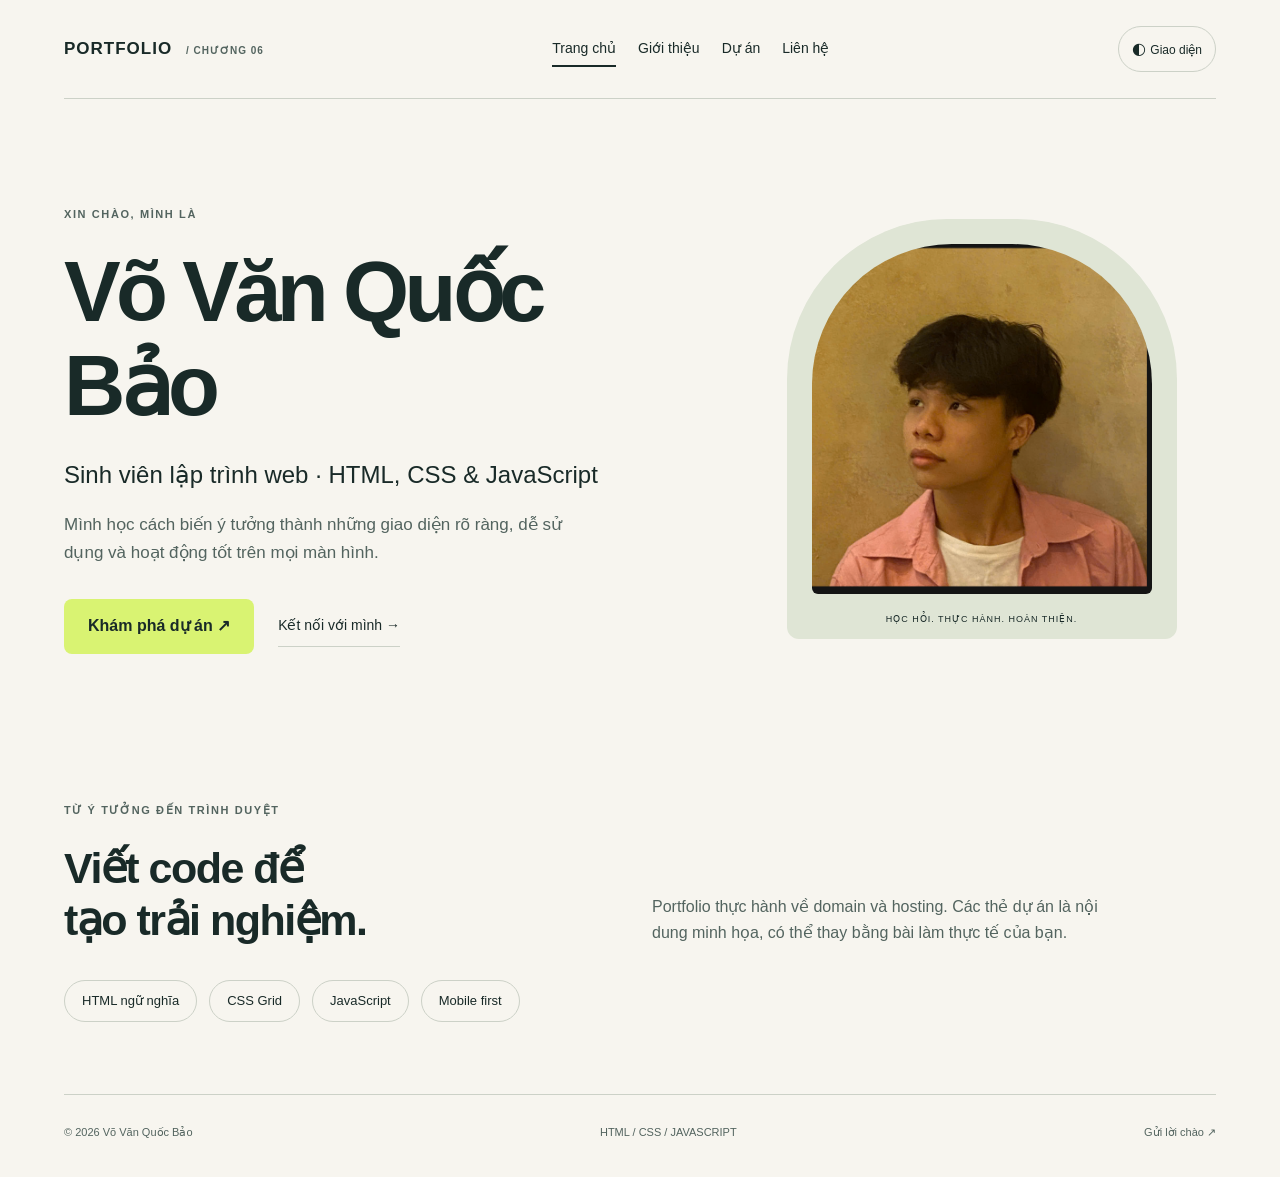
<file: index.html>
<!doctype html>
<html lang="vi"><head><meta charset="utf-8"><meta name="viewport" content="width=device-width,initial-scale=1"><meta name="description" content="Portfolio thực hành Chương 6 — Domain Name và Hosting."><title>Trang chủ · Võ Văn Quốc Bảo</title><link rel="icon" href="images/favicon.svg" type="image/svg+xml"><link rel="stylesheet" href="css/style.css"><script src="js/config.js" defer></script><script src="js/script.js" defer></script></head><body><a class="skip" href="#main">Bỏ qua điều hướng</a><header class="site-header"><nav aria-label="Điều hướng chính"><a class="brand" href="index.html">PORTFOLIO<span> / CHƯƠNG 06</span></a><div class="nav-links"><a href="index.html">Trang chủ</a><a href="about.html">Giới thiệu</a><a href="projects.html">Dự án</a><a href="contact.html">Liên hệ</a></div><button class="theme-toggle" type="button" aria-label="Bật chế độ tối" aria-pressed="false">◐ <span>Giao diện</span></button></nav></header><main id="main"><section class="hero reveal"><div><p class="eyebrow">XIN CHÀO, MÌNH LÀ</p><h1 data-name>Võ Văn Quốc Bảo</h1><p class="lead" data-tagline>Sinh viên lập trình web · HTML, CSS & JavaScript</p><p class="intro">Mình học cách biến ý tưởng thành những giao diện rõ ràng, dễ sử dụng và hoạt động tốt trên mọi màn hình.</p><div class="actions"><a class="button" href="projects.html">Khám phá dự án ↗</a><a class="text-link" href="contact.html">Kết nối với mình →</a></div></div><figure class="portrait"><img id="avatar" src="images/avatar.png" alt="Ảnh chân dung Võ Văn Quốc Bảo"><figcaption>HỌC HỎI. THỰC HÀNH. HOÀN THIỆN.</figcaption></figure></section><section class="section reveal"><p class="eyebrow">TỪ Ý TƯỞNG ĐẾN TRÌNH DUYỆT</p><div class="section-heading"><h2>Viết code để<br>tạo trải nghiệm.</h2><p>Portfolio thực hành về domain và hosting. Các thẻ dự án là nội dung minh họa, có thể thay bằng bài làm thực tế của bạn.</p></div><div class="pill-row"><span>HTML ngữ nghĩa</span><span>CSS Grid</span><span>JavaScript</span><span>Mobile first</span></div></section></main><footer><span>© <span id="year">2026</span> <span data-name>Võ Văn Quốc Bảo</span></span><span>HTML / CSS / JAVASCRIPT</span><a href="contact.html">Gửi lời chào ↗</a></footer></body></html>
</file>
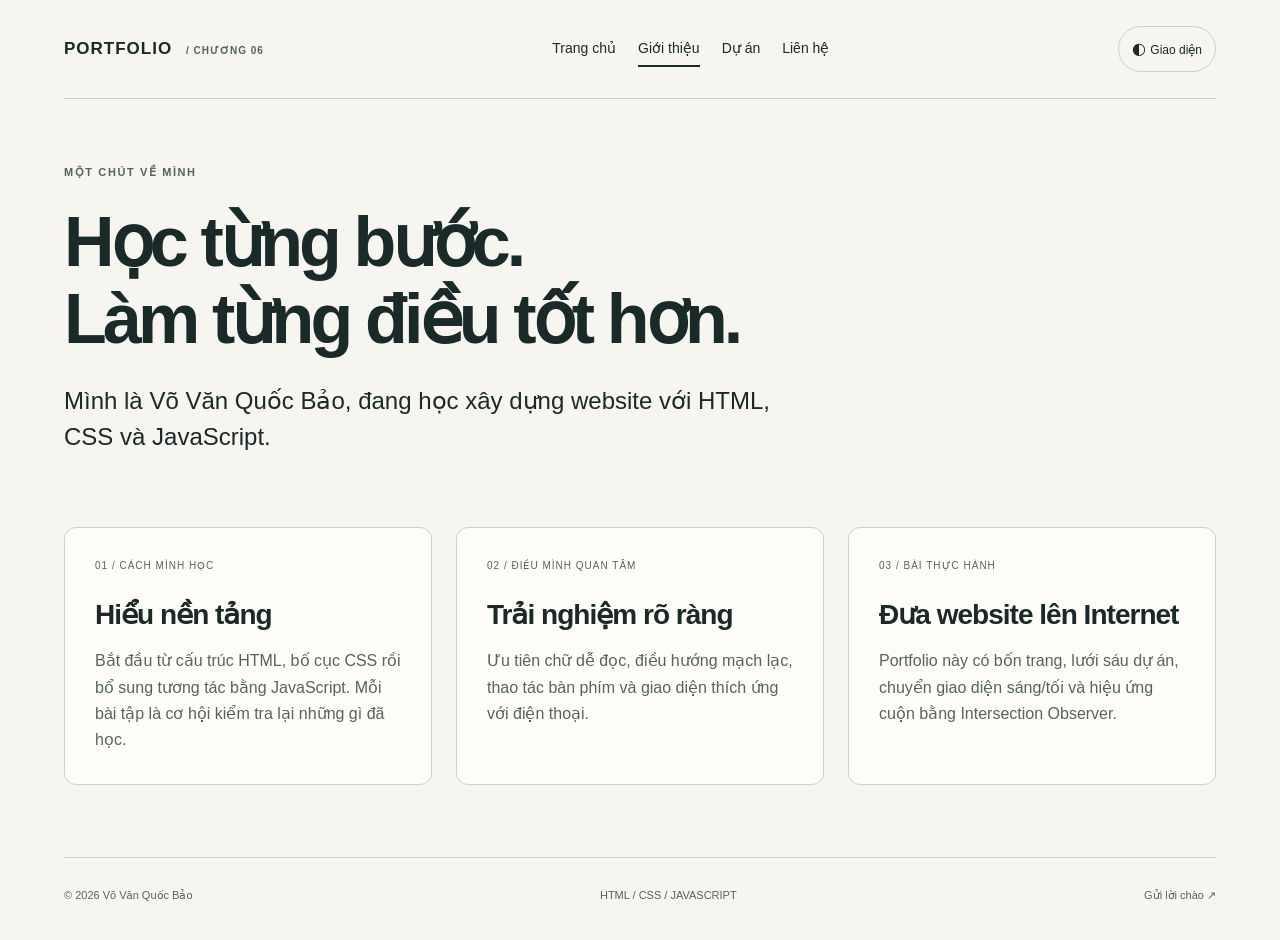
<file: about.html>
<!doctype html>
<html lang="vi"><head><meta charset="utf-8"><meta name="viewport" content="width=device-width,initial-scale=1"><meta name="description" content="Portfolio thực hành Chương 6 — Domain Name và Hosting."><title>Giới thiệu · Võ Văn Quốc Bảo</title><link rel="icon" href="images/favicon.svg" type="image/svg+xml"><link rel="stylesheet" href="css/style.css"><script src="js/config.js" defer></script><script src="js/script.js" defer></script></head><body><a class="skip" href="#main">Bỏ qua điều hướng</a><header class="site-header"><nav aria-label="Điều hướng chính"><a class="brand" href="index.html">PORTFOLIO<span> / CHƯƠNG 06</span></a><div class="nav-links"><a href="index.html">Trang chủ</a><a href="about.html">Giới thiệu</a><a href="projects.html">Dự án</a><a href="contact.html">Liên hệ</a></div><button class="theme-toggle" type="button" aria-label="Bật chế độ tối" aria-pressed="false">◐ <span>Giao diện</span></button></nav></header><main id="main"><section class="page-title reveal"><p class="eyebrow">MỘT CHÚT VỀ MÌNH</p><h1>Học từng bước.<br>Làm từng điều tốt hơn.</h1><p class="lead">Mình là <span data-name>Võ Văn Quốc Bảo</span>, đang học xây dựng website với HTML, CSS và JavaScript.</p></section><section class="about-grid section"><article class="panel reveal"><span class="number">01 / CÁCH MÌNH HỌC</span><h2>Hiểu nền tảng</h2><p>Bắt đầu từ cấu trúc HTML, bố cục CSS rồi bổ sung tương tác bằng JavaScript. Mỗi bài tập là cơ hội kiểm tra lại những gì đã học.</p></article><article class="panel reveal"><span class="number">02 / ĐIỀU MÌNH QUAN TÂM</span><h2>Trải nghiệm rõ ràng</h2><p>Ưu tiên chữ dễ đọc, điều hướng mạch lạc, thao tác bàn phím và giao diện thích ứng với điện thoại.</p></article><article class="panel reveal"><span class="number">03 / BÀI THỰC HÀNH</span><h2>Đưa website lên Internet</h2><p>Portfolio này có bốn trang, lưới sáu dự án, chuyển giao diện sáng/tối và hiệu ứng cuộn bằng Intersection Observer.</p></article></section></main><footer><span>© <span id="year">2026</span> <span data-name>Võ Văn Quốc Bảo</span></span><span>HTML / CSS / JAVASCRIPT</span><a href="contact.html">Gửi lời chào ↗</a></footer></body></html>
</file>
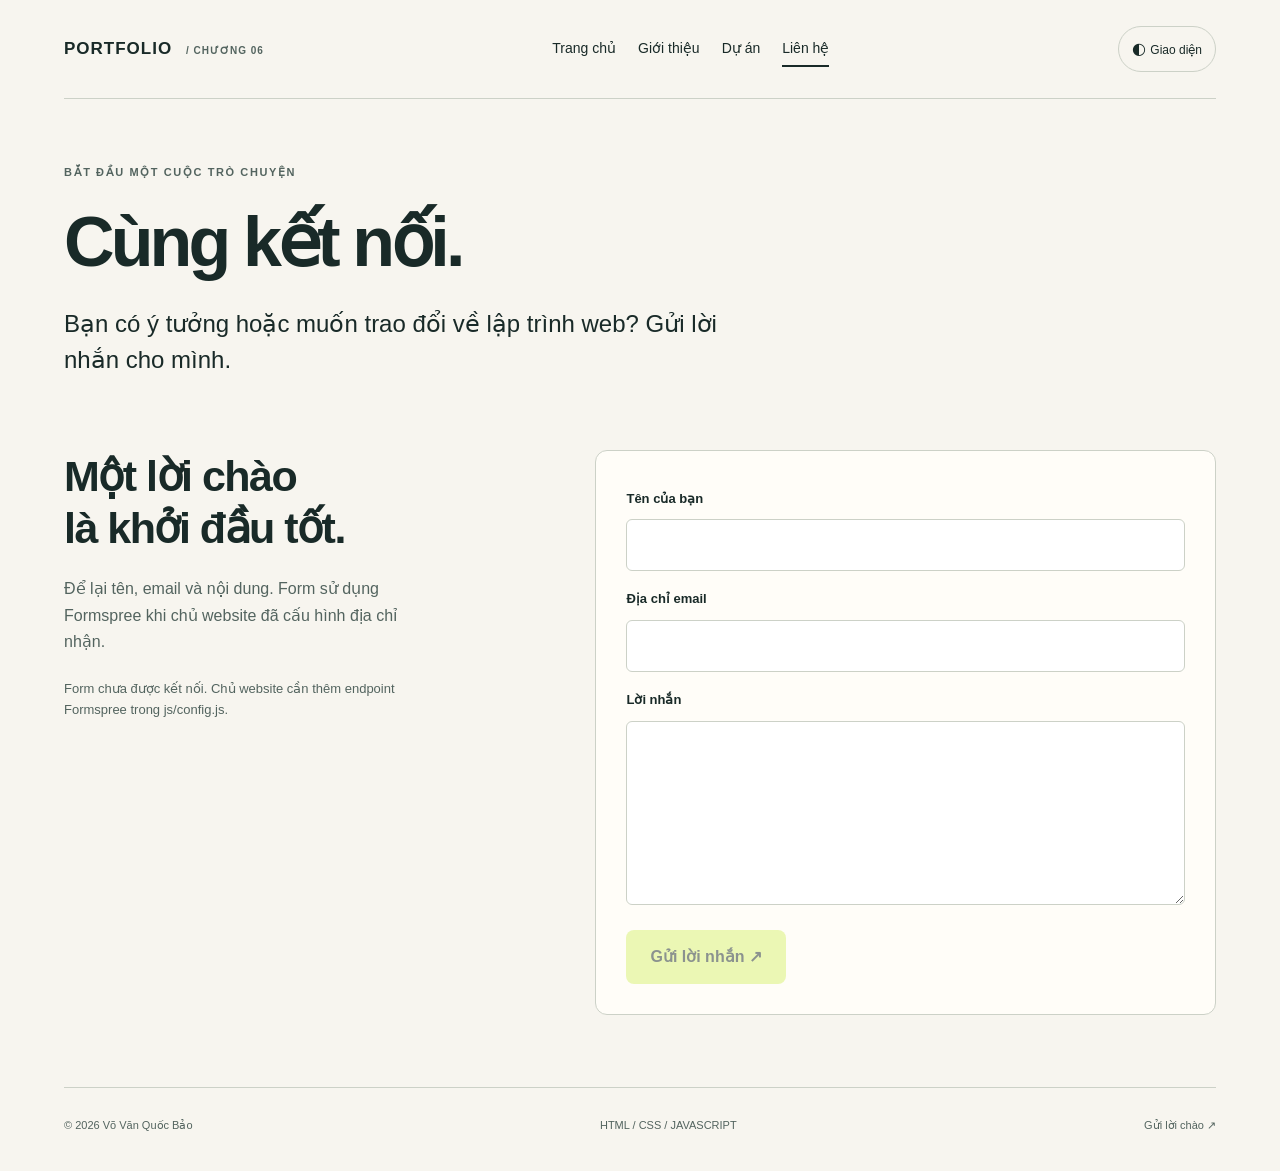
<file: contact.html>
<!doctype html>
<html lang="vi"><head><meta charset="utf-8"><meta name="viewport" content="width=device-width,initial-scale=1"><meta name="description" content="Portfolio thực hành Chương 6 — Domain Name và Hosting."><title>Liên hệ · Võ Văn Quốc Bảo</title><link rel="icon" href="images/favicon.svg" type="image/svg+xml"><link rel="stylesheet" href="css/style.css"><script src="js/config.js" defer></script><script src="js/script.js" defer></script></head><body><a class="skip" href="#main">Bỏ qua điều hướng</a><header class="site-header"><nav aria-label="Điều hướng chính"><a class="brand" href="index.html">PORTFOLIO<span> / CHƯƠNG 06</span></a><div class="nav-links"><a href="index.html">Trang chủ</a><a href="about.html">Giới thiệu</a><a href="projects.html">Dự án</a><a href="contact.html">Liên hệ</a></div><button class="theme-toggle" type="button" aria-label="Bật chế độ tối" aria-pressed="false">◐ <span>Giao diện</span></button></nav></header><main id="main"><section class="page-title reveal"><p class="eyebrow">BẮT ĐẦU MỘT CUỘC TRÒ CHUYỆN</p><h1>Cùng kết nối.</h1><p class="lead">Bạn có ý tưởng hoặc muốn trao đổi về lập trình web? Gửi lời nhắn cho mình.</p></section><section class="contact-grid section"><aside class="reveal"><h2>Một lời chào<br>là khởi đầu tốt.</h2><p>Để lại tên, email và nội dung. Form sử dụng Formspree khi chủ website đã cấu hình địa chỉ nhận.</p><p class="form-note" id="form-status" role="status"></p></aside><form id="contact-form" method="POST" class="panel reveal"><label for="name">Tên của bạn</label><input id="name" name="name" autocomplete="name" required maxlength="100"><label for="email">Địa chỉ email</label><input id="email" name="email" type="email" autocomplete="email" required maxlength="254"><label for="message">Lời nhắn</label><textarea id="message" name="message" rows="6" required maxlength="5000"></textarea><button class="button" id="send-button" type="submit" disabled>Gửi lời nhắn ↗</button><noscript>Form cần được cấu hình endpoint Formspree trước khi gửi.</noscript></form></section></main><footer><span>© <span id="year">2026</span> <span data-name>Võ Văn Quốc Bảo</span></span><span>HTML / CSS / JAVASCRIPT</span><a href="contact.html">Gửi lời chào ↗</a></footer></body></html>
</file>
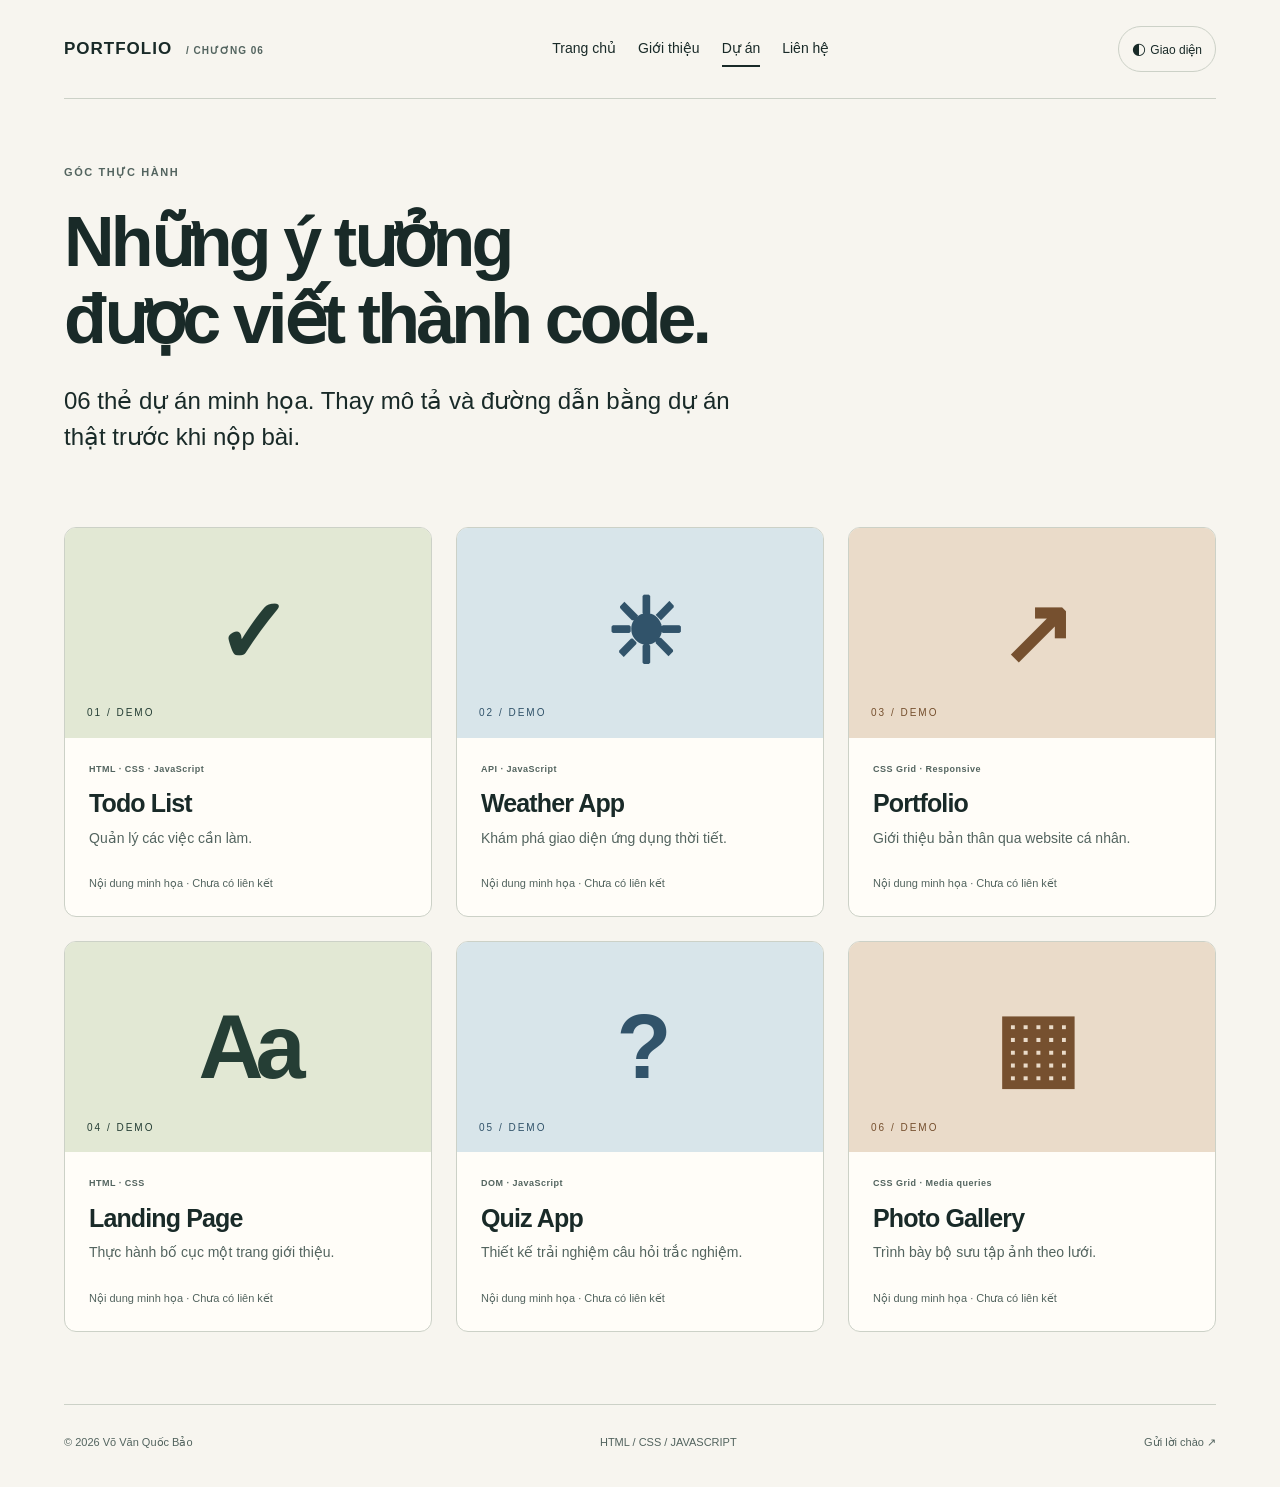
<file: projects.html>
<!doctype html>
<html lang="vi"><head><meta charset="utf-8"><meta name="viewport" content="width=device-width,initial-scale=1"><meta name="description" content="Portfolio thực hành Chương 6 — Domain Name và Hosting."><title>Dự án · Võ Văn Quốc Bảo</title><link rel="icon" href="images/favicon.svg" type="image/svg+xml"><link rel="stylesheet" href="css/style.css"><script src="js/config.js" defer></script><script src="js/script.js" defer></script></head><body><a class="skip" href="#main">Bỏ qua điều hướng</a><header class="site-header"><nav aria-label="Điều hướng chính"><a class="brand" href="index.html">PORTFOLIO<span> / CHƯƠNG 06</span></a><div class="nav-links"><a href="index.html">Trang chủ</a><a href="about.html">Giới thiệu</a><a href="projects.html">Dự án</a><a href="contact.html">Liên hệ</a></div><button class="theme-toggle" type="button" aria-label="Bật chế độ tối" aria-pressed="false">◐ <span>Giao diện</span></button></nav></header><main id="main"><section class="page-title reveal"><p class="eyebrow">GÓC THỰC HÀNH</p><h1>Những ý tưởng<br>được viết thành code.</h1><p class="lead">06 thẻ dự án minh họa. Thay mô tả và đường dẫn bằng dự án thật trước khi nộp bài.</p></section><section class="project-grid section" aria-label="Sáu dự án"><article class="project-card reveal"><div class="project-art art-0"><span>✓</span><small>01 / DEMO</small></div><div class="project-body"><p class="eyebrow">HTML · CSS · JavaScript</p><h2>Todo List</h2><p>Quản lý các việc cần làm.</p><span class="demo-label">Nội dung minh họa · Chưa có liên kết</span></div></article><article class="project-card reveal"><div class="project-art art-1"><span>☀</span><small>02 / DEMO</small></div><div class="project-body"><p class="eyebrow">API · JavaScript</p><h2>Weather App</h2><p>Khám phá giao diện ứng dụng thời tiết.</p><span class="demo-label">Nội dung minh họa · Chưa có liên kết</span></div></article><article class="project-card reveal"><div class="project-art art-2"><span>↗</span><small>03 / DEMO</small></div><div class="project-body"><p class="eyebrow">CSS Grid · Responsive</p><h2>Portfolio</h2><p>Giới thiệu bản thân qua website cá nhân.</p><span class="demo-label">Nội dung minh họa · Chưa có liên kết</span></div></article><article class="project-card reveal"><div class="project-art art-3"><span>Aa</span><small>04 / DEMO</small></div><div class="project-body"><p class="eyebrow">HTML · CSS</p><h2>Landing Page</h2><p>Thực hành bố cục một trang giới thiệu.</p><span class="demo-label">Nội dung minh họa · Chưa có liên kết</span></div></article><article class="project-card reveal"><div class="project-art art-4"><span>?</span><small>05 / DEMO</small></div><div class="project-body"><p class="eyebrow">DOM · JavaScript</p><h2>Quiz App</h2><p>Thiết kế trải nghiệm câu hỏi trắc nghiệm.</p><span class="demo-label">Nội dung minh họa · Chưa có liên kết</span></div></article><article class="project-card reveal"><div class="project-art art-5"><span>▦</span><small>06 / DEMO</small></div><div class="project-body"><p class="eyebrow">CSS Grid · Media queries</p><h2>Photo Gallery</h2><p>Trình bày bộ sưu tập ảnh theo lưới.</p><span class="demo-label">Nội dung minh họa · Chưa có liên kết</span></div></article></section></main><footer><span>© <span id="year">2026</span> <span data-name>Võ Văn Quốc Bảo</span></span><span>HTML / CSS / JAVASCRIPT</span><a href="contact.html">Gửi lời chào ↗</a></footer></body></html>
</file>
<file: css/style.css>
*{box-sizing:border-box} :root{color-scheme:light;--bg:#f7f5ef;--ink:#192a28;--muted:#53645f;--line:#ccd1c7;--panel:#fffdf8;--accent:#d9f372;--field:#fff} :root[data-theme=dark]{color-scheme:dark;--bg:#142321;--ink:#f3f5e9;--muted:#b1c2bb;--line:#43534d;--panel:#1e302c;--accent:#d9f372;--field:#142321}body{margin:0;background:var(--bg);color:var(--ink);font-family:'Segoe UI',Arial,sans-serif;line-height:1.65}a{color:inherit;text-decoration:none}button,input,textarea{font:inherit}button,a,input,textarea{-webkit-tap-highlight-color:transparent}a:focus-visible,button:focus-visible,input:focus-visible,textarea:focus-visible{outline:3px solid #608522;outline-offset:5px} .skip{position:absolute;left:1rem;top:-100px;background:var(--accent);color:#192a28;padding:10px;z-index:10}.skip:focus{top:0}.site-header,main,footer{width:min(1180px,90%);margin:auto}nav{display:flex;align-items:center;justify-content:space-between;gap:18px;flex-wrap:wrap;padding:26px 0;border-bottom:1px solid var(--line)}.brand{font-size:17px;font-weight:800;letter-spacing:1px}.brand span{font-size:10px;color:var(--muted);display:block}.nav-links{display:flex;gap:22px;flex-wrap:wrap;font-size:14px}.nav-links a{padding:5px 0;border-bottom:2px solid transparent}.nav-links a[aria-current],.nav-links a:hover{border-color:var(--ink)}.theme-toggle{background:transparent;color:var(--ink);border:1px solid var(--line);padding:9px 13px;border-radius:30px;cursor:pointer}.theme-toggle span{font-size:12px}h1,h2,p,figure{margin:0}h1{font-size:clamp(42px,7vw,85px);letter-spacing:-.055em;line-height:1.1;font-weight:750;overflow-wrap:anywhere}h2{font-size:clamp(27px,4vw,43px);letter-spacing:-.035em;line-height:1.22}.eyebrow{font-size:11px;letter-spacing:1.6px;font-weight:700;color:var(--muted);margin-bottom:22px}.hero{display:grid;gap:50px;align-items:center;padding:65px 0}.lead{font-size:clamp(19px,2vw,24px);line-height:1.5;margin-top:25px;max-width:710px}.intro{max-width:510px;margin-top:18px;color:var(--muted);font-size:17px}.actions{display:flex;gap:24px;align-items:center;flex-wrap:wrap;margin-top:32px}.button{display:inline-block;border:0;background:var(--accent);color:#192a28;border-radius:8px;padding:14px 24px;font-weight:650;cursor:pointer}.button:hover{filter:brightness(.95)}.button:disabled{opacity:.5;cursor:not-allowed}.text-link{font-size:14px;border-bottom:1px solid var(--line);padding:8px 0}.portrait{background:#dfe5d5;border-radius:160px 160px 12px 12px;padding:25px 25px 12px;max-width:390px;width:100%;justify-self:center;color:#192a28}.portrait img{width:100%;height:350px;object-fit:cover;border-radius:140px 140px 6px 6px;display:block}.portrait figcaption{font-size:9px;text-align:center;letter-spacing:1px;margin-top:18px}.section{padding:52px 0 72px}.section-heading{display:grid;gap:24px}.section-heading p{max-width:470px;color:var(--muted)}.pill-row{display:flex;flex-wrap:wrap;gap:12px;margin-top:34px}.pill-row span{border:1px solid var(--line);border-radius:40px;padding:9px 17px;font-size:13px}.page-title{padding:64px 0 20px}.page-title h1{font-size:clamp(38px,6vw,70px)}.project-grid,.about-grid{display:grid;grid-template-columns:minmax(0,1fr);gap:24px}.project-card,.panel{background:var(--panel);border:1px solid var(--line);border-radius:12px;overflow:hidden}.project-art{position:relative;height:210px;display:grid;place-items:center;background:#e2e8d4;color:#253e35}.project-art span{font-size:90px;line-height:1;font-weight:700;letter-spacing:-8px}.project-art small{position:absolute;bottom:16px;left:22px;font-size:10px;letter-spacing:2px}.art-1,.art-4{background:#d8e5ea;color:#31536a}.art-2,.art-5{background:#eadbc9;color:#76502f}.project-body{padding:24px}.project-body h2{font-size:25px;margin-bottom:8px}.project-body .eyebrow{font-size:9px;letter-spacing:.5px;margin-bottom:12px}.project-body p:not(.eyebrow){color:var(--muted);font-size:14px}.demo-label{display:block;font-size:11px;color:var(--muted);margin-top:24px}.panel{padding:30px}.number{font-size:10px;letter-spacing:1px;color:var(--muted);display:block;margin-bottom:24px}.panel h2{font-size:28px;margin-bottom:16px}.panel p{color:var(--muted)}.contact-grid{display:grid;gap:35px}.contact-grid aside p{color:var(--muted);max-width:340px;margin-top:22px}.form-note{font-size:13px}form{display:grid;gap:10px}label{font-size:13px;margin-top:7px;font-weight:650}input,textarea{min-width:0;width:100%;border:1px solid var(--line);border-radius:6px;background:var(--field);color:var(--ink);padding:12px}textarea{resize:vertical}form .button{justify-self:start;margin-top:15px}footer{border-top:1px solid var(--line);padding:28px 0 36px;display:flex;flex-wrap:wrap;gap:20px;justify-content:space-between;color:var(--muted);font-size:11px}.animate{opacity:0;transform:translateY(18px);transition:opacity .65s ease,transform .65s ease}.animate.visible{opacity:1;transform:none}@media(min-width:700px){.hero{grid-template-columns:1.35fr 1fr;padding:80px 0 70px;min-height:650px}.section-heading{grid-template-columns:1fr 1fr;align-items:end}.project-grid{grid-template-columns:repeat(2,minmax(0,1fr))}.contact-grid{grid-template-columns:1fr 1.25fr}.brand span{display:inline;margin-left:10px}}@media(min-width:1050px){.project-grid,.about-grid{grid-template-columns:repeat(3,minmax(0,1fr))}}@media(max-width:480px){nav{gap:15px}.nav-links{order:3;width:100%;gap:18px}.theme-toggle span{display:none}.portrait img{height:310px}.panel{padding:22px}}@media(prefers-reduced-motion:reduce){*,*::before,*::after{scroll-behavior:auto!important;transition:none!important;animation:none!important}.animate{opacity:1;transform:none}}
</file>
